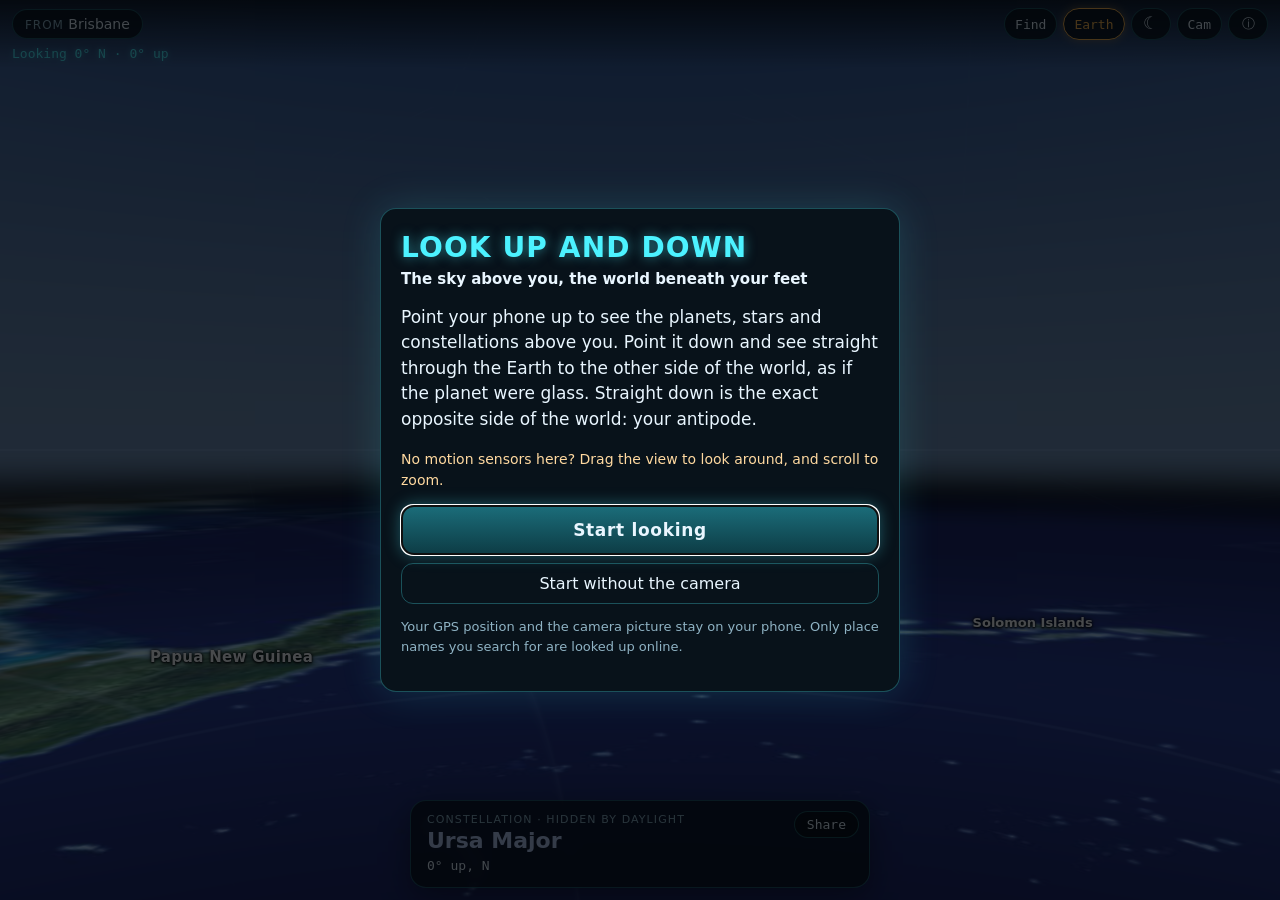
<file: index.html>
<!DOCTYPE html>
<html lang="en">
<head>
<meta charset="UTF-8">
<meta name="viewport" content="width=device-width, initial-scale=1, viewport-fit=cover">
<title>Look Up and Down: stars above, the other side of the world below</title>
<meta name="description" content="Point your phone up for the planets and stars above you, or down to see straight through the Earth to the other side of the world. Free, in the browser.">
<link rel="canonical" href="https://lookupanddown.com/">
<meta name="referrer" content="no-referrer">
<meta property="og:type" content="website">
<meta property="og:url" content="https://lookupanddown.com/">
<meta property="og:site_name" content="Look Up and Down">
<meta property="og:title" content="Look Up and Down: the sky above you, the world beneath your feet">
<meta property="og:description" content="Point your phone up for the planets and stars, or down to see straight through the Earth to the other side of the world.">
<meta property="og:image" content="https://lookupanddown.com/og-image.jpg">
<meta property="og:image:width" content="1200">
<meta property="og:image:height" content="630">
<meta property="og:image:alt" content="The night sky above the horizon, with the Milky Way, and the far side of the world seen through a glass Earth below it">
<meta property="og:locale" content="en_GB">
<meta name="twitter:card" content="summary_large_image">
<meta name="twitter:title" content="Look Up and Down: the sky above you, the world beneath your feet">
<meta name="twitter:description" content="Point your phone up for the planets and stars, or down to see straight through the Earth to the other side of the world.">
<meta name="twitter:image" content="https://lookupanddown.com/og-image.jpg">
<meta name="theme-color" content="#05080c">
<link rel="icon" href="/favicon.svg" type="image/svg+xml">
<link rel="apple-touch-icon" href="/apple-touch-icon.png">
<link rel="manifest" href="/manifest.json">
<meta name="apple-mobile-web-app-title" content="Up and Down">
<link rel="stylesheet" href="tte.css">
<script src="lib/topojson-client.min.js" defer></script>
<script type="module" src="tte.js"></script>
<script type="application/ld+json">
{
 "@context": "https://schema.org",
 "@graph": [
  {
   "@type": "WebSite",
   "@id": "https://lookupanddown.com/#website",
   "name": "Look Up and Down",
   "url": "https://lookupanddown.com/",
   "inLanguage": "en",
   "publisher": {
    "@id": "https://adamwoodland.com/#person"
   }
  },
  {
   "@type": "WebApplication",
   "@id": "https://lookupanddown.com/#app",
   "name": "Look Up and Down",
   "url": "https://lookupanddown.com/",
   "description": "Point your phone up for the night sky as it is now, with the planets, stars, constellations and the Milky Way named, or down to see straight through the Earth, as if it were glass, to the other side of the world, with the countries and oceans named and the distance through the Earth.",
   "applicationCategory": "EducationalApplication",
   "operatingSystem": "Any (a phone with a compass for pointing; drag to look on a computer)",
   "browserRequirements": "Requires JavaScript and WebGL",
   "inLanguage": "en",
   "isAccessibleForFree": true,
   "offers": {
    "@type": "Offer",
    "price": "0",
    "priceCurrency": "USD"
   },
   "image": "https://lookupanddown.com/og-image.jpg",
   "screenshot": "https://lookupanddown.com/og-image.jpg",
   "featureList": [
    "The sky for your place and time: the Sun, the Moon and its phase, the planets, named stars, constellations and the Milky Way",
    "See through the Earth to the other side of the world, with countries and oceans named",
    "The exact opposite side of the world (the antipode), straight down",
    "Distance through the Earth and the layers on the way: crust, mantle, outer and inner core",
    "Find the Sun, Moon, planets, stars, constellations, countries and oceans",
    "Hide the Earth to see the whole sky, including the half below the horizon",
    "Share a link to the view: the place and what you are looking at",
    "Optional: the last week's earthquakes (magnitude 4.5 and above, from the USGS) inside the glass Earth at their true depth, with how long their waves took to reach you",
    "Phone compass and camera, or drag to look on a computer"
   ],
   "isPartOf": {
    "@id": "https://lookupanddown.com/#website"
   },
   "author": {
    "@id": "https://adamwoodland.com/#person"
   }
  },
  {
   "@type": "Person",
   "@id": "https://adamwoodland.com/#person",
   "name": "Adam Woodland",
   "url": "https://adamwoodland.com/"
  }
 ]
}
</script>
<!-- Keep FAQPage word for word the same as the Questions in the About sheet (page-test.js checks). -->
<script type="application/ld+json" id="faqLd">
{
 "@context": "https://schema.org",
 "@type": "FAQPage",
 "mainEntity": [
  {
   "@type": "Question",
   "name": "What is on the other side of the world from me?",
   "acceptedAnswer": {
    "@type": "Answer",
    "text": "Point your phone straight down: the place in the middle of the view is the exact opposite side of the world from where you are, called the antipode. For most places it is sea. From Brisbane it is the Atlantic Ocean, about 870 km west of the Canary Islands; from London it is the Pacific, about 210 km from New Zealand's Antipodes Islands; from Madrid it is New Zealand itself. The other side of the world from 32 cities lists more."
   }
  },
  {
   "@type": "Question",
   "name": "Could you dig a hole to China?",
   "acceptedAnswer": {
    "@type": "Answer",
    "text": "Not from the United States: every part of the lower 48 states has the Indian Ocean on the other side. To come out in China you would have to start in Argentina, which is opposite Beijing, Shanghai and Hong Kong. Only about one-eighth of the world's land has land on the other side."
   }
  },
  {
   "@type": "Question",
   "name": "What planets can I see tonight?",
   "acceptedAnswer": {
    "@type": "Answer",
    "text": "Point your phone up. The Sun, the Moon and the planets are shown and named where they are in your sky right now, with the brighter stars, the constellations and the Milky Way. By day the sky is blue and the stars are hidden, as they really are, unless you turn on Night mode (the ☾ button), which draws the night sky even in the daytime. For tonight's planets with rising and setting times, see orrery.live's night sky."
   }
  },
  {
   "@type": "Question",
   "name": "How far is it through the Earth?",
   "acceptedAnswer": {
    "@type": "Answer",
    "text": "Straight down to the opposite side is 12,742 km, the width of the Earth, through the crust, the mantle, the liquid outer core and the solid inner core. Wherever you point, the card gives the distance in a straight line, the distance round the surface, and the deepest layer the line passes through."
   }
  },
  {
   "@type": "Question",
   "name": "Why does the map look back to front?",
   "acceptedAnswer": {
    "@type": "Answer",
    "text": "You are looking at the far side of the Earth from inside it, so the map is the mirror image of the one you know, just as a sign reads backwards from behind a window. The names are written the right way round so you can read them."
   }
  },
  {
   "@type": "Question",
   "name": "Can I find a planet, a star or a country?",
   "acceptedAnswer": {
    "@type": "Answer",
    "text": "Yes. Tap Find and start typing: the Sun, the Moon, the planets, the named stars, the constellations, the countries and the oceans are all there. Pick one and the view turns to it, or, with the compass, an arrow shows which way to point your phone. Countries are found straight through the Earth."
   }
  },
  {
   "@type": "Question",
   "name": "Does it work on iPhone, Android and computers?",
   "acceptedAnswer": {
    "@type": "Answer",
    "text": "Yes, in Safari, Chrome, Firefox or Edge. On a phone, tap Start and allow motion and location when asked; on an iPhone, hold the phone flat over the floor for a moment so the compass can settle. On a computer, or without a compass, drag to look around and scroll or pinch to zoom."
   }
  },
  {
   "@type": "Question",
   "name": "Can it show earthquakes?",
   "acceptedAnswer": {
    "@type": "Answer",
    "text": "Yes, if you turn them on: tap ⓘ and tick Show recent earthquakes. The last seven days' earthquakes of magnitude 4.5 and above, from the US Geological Survey's public list, then appear inside the glass Earth where they happened, each at its real depth. Put the circle on one and the card gives its strength, place and depth, how far it is from you through the Earth, and an estimate of how long its waves took to reach you. The list is published some minutes after each earthquake, so it is a look back, not a warning."
   }
  },
  {
   "@type": "Question",
   "name": "Does it work without signal?",
   "acceptedAnswer": {
    "@type": "Answer",
    "text": "Yes, apart from the place search and the earthquake list. Open it once with a connection, and after that the sky and the glass Earth work without one. To keep it handy, add it to your home screen: in Safari tap Share, then Add to Home Screen; in Chrome, choose Install app or Add to Home screen from the menu."
   }
  },
  {
   "@type": "Question",
   "name": "Does it send my location anywhere?",
   "acceptedAnswer": {
    "@type": "Answer",
    "text": "No. Your GPS position and the camera picture are used only on your phone. The only thing that goes online is a place name you type into the \"looking from\" search, which is looked up by Photon (OpenStreetMap data) or Open-Meteo's place finder. If you turn on earthquakes, the page downloads the US Geological Survey's public list, the same for everyone, and your position is not sent. If you share a view, the link goes only where you send it, with the place rounded to about a kilometre and no name for your GPS position or a street address."
   }
  }
 ]
}
</script>
</head>
<body>
<div id="stage">
	<video id="cam" playsinline muted autoplay aria-hidden="true"></video>
	<canvas id="view" aria-hidden="true"></canvas>
	<div id="labels" aria-hidden="true"></div>
	<div id="reticle" aria-hidden="true"></div>
	<div id="targetMark" aria-hidden="true" hidden></div>
	<div id="targetArrow" aria-hidden="true" hidden><span id="targetArrowHead">▲</span><span id="targetArrowName"></span></div>
</div>

<header id="hudTop">
	<button id="placeBtn" class="chip" type="button" aria-haspopup="dialog"><span class="lbl">From</span> <span id="placeName">…</span></button>
	<div class="right">
		<button id="findBtn" class="icon" type="button" aria-haspopup="dialog" title="Find a planet, star, constellation or country">Find</button>
		<button id="globeBtn" class="icon" type="button" aria-pressed="true" title="Hide the Earth to see the whole sky">Earth</button>
		<button id="nightBtn" class="icon moon" type="button" aria-pressed="false" aria-label="Night mode" title="Night mode: show the night sky, even by day">☾</button>
		<button id="camBtn" class="icon" type="button" aria-pressed="false" title="Camera on or off">Cam</button>
		<button id="infoBtn" class="icon" type="button" aria-haspopup="dialog" aria-label="Settings and how it works" title="Settings and how it works">ⓘ</button>
	</div>
	<div class="aimRow">
		<p id="aimText">…</p>
		<button id="modeBtn" class="chip mode" type="button" hidden>Drag instead</button>
	</div>
	<button id="targetChip" class="chip target" type="button" hidden title="Stop showing the way">Showing <span id="targetName"></span> <span aria-hidden="true">✕</span><span class="sr">(clear)</span></button>
	<p id="calib" hidden></p>
</header>

<section id="card" aria-live="polite">
	<button id="viewLinkBtn" class="icon" type="button" title="Share this view: the place and what you're looking at">Share</button>
	<p class="kicker" id="cKicker">One moment</p>
	<p class="name" id="cName">…</p>
	<p class="detail" id="cDetail"></p>
	<button id="retryBtn" class="plain retry" type="button" hidden>Try again</button>
</section>

<p id="toast" role="status" aria-live="polite"></p>

<dialog id="intro" class="sheet" aria-labelledby="introTitle" open>
	<div class="inner">
		<h1 id="introTitle">Look Up and Down <span class="tag">The sky above you, the world beneath your feet</span></h1>
		<p class="lead">Point your phone up to see the planets, stars and constellations above you. Point it down and see straight through the Earth to the other side of the world, as if the planet were glass. Straight down is the exact opposite side of the world: your antipode.</p>
		<p id="introHint" class="hint">On an iPhone, hold the phone flat over the floor for a moment first, so the compass can settle.</p>
		<button id="startBtn" class="go" type="button" autofocus>Start looking</button>
		<button id="startNoCam" class="plain" type="button">Start without the camera</button>
		<p class="small">Your GPS position and the camera picture stay on your phone. Only place names you search for are looked up online.</p>
	</div>
</dialog>

<dialog id="placeSheet" class="sheet" aria-labelledby="placeTitle">
	<div class="inner">
		<button class="close" type="button" aria-label="Close">✕</button>
		<h2 id="placeTitle">Where are you looking from?</h2>
		<button id="gpsBtn" class="go" type="button">Use my location</button>
		<form id="placeForm" role="search">
			<label for="placeInput">Or search for a place</label>
			<div class="srow">
				<input id="placeInput" type="search" placeholder="Town, city or address" autocomplete="off" enterkeyhint="search" maxlength="120">
				<button type="submit" class="sbtn">Search</button>
			</div>
		</form>
		<p id="placeStatus" class="small" role="status" aria-live="polite"></p>
		<div id="placeResults" class="results"></div>
		<p class="small">Searches are looked up by Photon (OpenStreetMap data, run by komoot), or Open-Meteo's place finder if Photon fails: only the words you type are sent. Your GPS position never leaves your phone.</p>
	</div>
</dialog>

<dialog id="findSheet" class="sheet" aria-labelledby="findTitle">
	<div class="inner">
		<button class="close" type="button" aria-label="Close">✕</button>
		<h2 id="findTitle">Find something</h2>
		<form id="findForm" role="search">
			<label for="findInput">A planet, star, constellation, country or ocean</label>
			<input id="findInput" type="search" placeholder="Jupiter, Sirius, Orion, Brazil…" autocomplete="off" enterkeyhint="go" maxlength="60" autofocus>
		</form>
		<p id="findStatus" class="small" role="status" aria-live="polite"></p>
		<div id="findResults" class="results"></div>
		<p class="small">Pick one and the view turns to it, or, with the compass, an arrow shows which way to point. Countries are found straight through the Earth.</p>
	</div>
</dialog>

<dialog id="about" class="sheet" aria-labelledby="aboutTitle">
	<div class="inner">
		<button class="close" type="button" aria-label="Close">✕</button>
		<h2 id="aboutTitle">Settings and how it works</h2>
		<h3 class="first">Settings</h3>
		<label class="opt" for="quakeOpt"><input type="checkbox" id="quakeOpt"> <span>Show recent earthquakes</span></label>
		<p class="small optNote">The last seven days' earthquakes of magnitude 4.5 and above, inside the glass Earth at their true depth. While this is on, the list is downloaded from the US Geological Survey every few minutes.</p>
		<p id="quakeStatus" class="small optNote" role="status" aria-live="polite"></p>
		<h3>How it works</h3>
		<p>Point the back of your phone anywhere and this page shows what lies that way. Above the horizon it is the sky as it is right now from where you are: the Sun, the Moon, the planets, the brighter stars, the constellations and the Milky Way.</p>
		<p>Below the horizon, imagine the Earth were made of glass. Look down at your feet and you would see straight through it to the far side of the world, from underneath. The page draws the countries and oceans in that direction, through the planet. Look straight down and you see the exact opposite side of the world; tip the phone towards the horizon and the view sweeps closer to home.</p>
		<h3>The sky</h3>
		<p>The sky is the same as on <a href="https://orrery.live/night-sky/">orrery.live's night sky</a>, worked out on your phone for this moment: by day it is blue and the stars are hidden, as they really are, unless Night mode is on. Things below the horizon, such as the Sun at night, keep their names, faint, where they sit beyond the far side of the Earth.</p>
		<h3>The buttons</h3>
		<p><b>Find</b> searches the Sun, the Moon, the planets, the named stars, the constellations, the countries and the oceans; pick one and the view turns to it, or an arrow shows which way to point the phone. <b>Earth</b> hides the glass Earth to show the whole sky, including the half below the horizon, as a dark sky with its names. <b>☾</b> is Night mode: the sky is drawn as at night even in the daytime, so you can see the stars, the constellations and the Milky Way where they are, and the screen is much darker; with the camera on, the camera picture is dimmed so the stars still show over it. <b>Cam</b> shows the camera picture behind the view. Tap the place at the top left to look from somewhere else. <b>Share</b>, on the card, sends a link to the place and to what you're looking at: whoever opens it is turned to the same thing, as the sky is then. The place in it is rounded to about a kilometre, and your GPS position or a street address you searched for isn't named.</p>
		<h3>Why it looks back to front</h3>
		<p>You are seeing the far side from inside the Earth, so the map is the mirror image of the one you know, just as a sign reads backwards from behind a window. The names are written the right way round so you can read them.</p>
		<h3>The glow</h3>
		<p>The blue haze towards the edge of the view is the atmosphere, seen at a slant where your line of sight skims the far surface. Look steeply down and you will see faint orange rings: the Earth's liquid outer core and solid inner core, which your line of sight passes through on the way.</p>
		<h3>Earthquakes</h3>
		<p>Turn on <b>Show recent earthquakes</b>, at the top of this sheet, and the last seven days' earthquakes of magnitude 4.5 and above appear inside the glass Earth where they happened. Each dot sits at the earthquake's real depth, with a thin line up to the surface above it, so the deep ones, down to about 700 km, hang visibly below the map. Bigger dots are stronger earthquakes and brighter ones are more recent; one from the last hour pulses. Put the circle on a dot and the card gives its strength, place and depth, how far it is from you in a straight line through the Earth, and about how long its waves took to reach you: the fast P waves first, then the slower S waves. More than about 11,500 km round the world from an earthquake, no S wave arrives directly, because S waves cannot cross the liquid outer core; waves that cross it as P waves and turn back into S waves (such as SKS) still arrive there, but are not shown. Find lists the earthquakes too: type “earthquake”.</p>
		<p>The list is the US Geological Survey's, which publishes each earthquake some minutes after it happens, so this is a look back, not a warning. Most are too far away, or too small, to feel where you are: only instruments notice them. The wave times are estimates from the ak135 model, an average Earth, so real arrivals can differ by several seconds; from 100° to about 160° round the world the first wave is the faint one that bends round the core.</p>
		<h3>Your privacy</h3>
		<p>Your GPS position and the camera picture are used only on your phone and never leave it. Find searches only on your phone. When you search for a place to look from, the words you type are sent to Photon (OpenStreetMap data, run by komoot), or to Open-Meteo's place finder if Photon fails, and nothing else. With earthquakes turned on, the page downloads the US Geological Survey's public list, the same list for everyone; your position is not sent. A link that starts somewhere else carries that place after a #, which browsers keep to themselves rather than sending to the website. Share makes such a link: the place in it is rounded to about a kilometre, and your GPS position or a street address you searched for goes without its name.</p>
		<h3>How it's worked out</h3>
		<p>The satellite picture is NASA's Blue Marble (public domain), and places come from Natural Earth's country outlines, the same as on <a href="https://whatsacross.com/">What's Across</a>. Your phone's compass is corrected from magnetic to true north with the World Magnetic Model 2025. The Earth is treated as a perfect sphere, and phone compasses are only good to a few degrees, so a far-away place can be a few hundred km off. The layers the line of sight passes through come from the Preliminary Reference Earth Model (Dziewonski and Anderson, 1981). Earthquakes: the <a href="https://earthquake.usgs.gov/earthquakes/feed/">US Geological Survey's real-time feed</a> (public domain); wave times from the ak135 model (Kennett, Engdahl and Buland, 1995).</p>
		<p>The planets come from the VSOP87 planetary theory and the Moon from Meeus's lunar theory, both checked against JPL Horizons. Star data: <a href="https://codeberg.org/astronexus/hyg">HYG database</a> (CC BY-SA 4.0). Constellation figures: <a href="https://github.com/ofrohn/d3-celestial">d3-celestial</a> (BSD-3). Constellation boundaries: IAU (Delporte 1930) via Roman (1987), CDS VI/42. Milky Way: <a href="https://svs.gsfc.nasa.gov/4851">NASA/Goddard Space Flight Center Scientific Visualization Studio</a>, Deep Star Maps 2020; Gaia DR2: ESA/Gaia/DPAC.</p>
		<h3 id="faq">Questions</h3>
		<!-- Keep these word for word the same as the FAQPage JSON-LD in <head> (page-test.js checks). -->
		<div class="faq">
			<h4>What is on the other side of the world from me?</h4>
			<p>Point your phone straight down: the place in the middle of the view is the exact opposite side of the world from where you are, called the antipode. For most places it is sea. From Brisbane it is the Atlantic Ocean, about 870 km west of the Canary Islands; from London it is the Pacific, about 210 km from New Zealand's Antipodes Islands; from Madrid it is New Zealand itself. <a href="/antipodes/">The other side of the world from 32 cities</a> lists more.</p>
			<h4>Could you dig a hole to China?</h4>
			<p>Not from the United States: every part of the lower 48 states has the Indian Ocean on the other side. To come out in China you would have to start in Argentina, which is opposite Beijing, Shanghai and Hong Kong. Only about one-eighth of the world's land has land on the other side.</p>
			<h4>What planets can I see tonight?</h4>
			<p>Point your phone up. The Sun, the Moon and the planets are shown and named where they are in your sky right now, with the brighter stars, the constellations and the Milky Way. By day the sky is blue and the stars are hidden, as they really are, unless you turn on Night mode (the ☾ button), which draws the night sky even in the daytime. For tonight's planets with rising and setting times, see orrery.live's night sky.</p>
			<h4>How far is it through the Earth?</h4>
			<p>Straight down to the opposite side is 12,742 km, the width of the Earth, through the crust, the mantle, the liquid outer core and the solid inner core. Wherever you point, the card gives the distance in a straight line, the distance round the surface, and the deepest layer the line passes through.</p>
			<h4>Why does the map look back to front?</h4>
			<p>You are looking at the far side of the Earth from inside it, so the map is the mirror image of the one you know, just as a sign reads backwards from behind a window. The names are written the right way round so you can read them.</p>
			<h4>Can I find a planet, a star or a country?</h4>
			<p>Yes. Tap Find and start typing: the Sun, the Moon, the planets, the named stars, the constellations, the countries and the oceans are all there. Pick one and the view turns to it, or, with the compass, an arrow shows which way to point your phone. Countries are found straight through the Earth.</p>
			<h4>Does it work on iPhone, Android and computers?</h4>
			<p>Yes, in Safari, Chrome, Firefox or Edge. On a phone, tap Start and allow motion and location when asked; on an iPhone, hold the phone flat over the floor for a moment so the compass can settle. On a computer, or without a compass, drag to look around and scroll or pinch to zoom.</p>
			<h4>Can it show earthquakes?</h4>
			<p>Yes, if you turn them on: tap ⓘ and tick Show recent earthquakes. The last seven days' earthquakes of magnitude 4.5 and above, from the US Geological Survey's public list, then appear inside the glass Earth where they happened, each at its real depth. Put the circle on one and the card gives its strength, place and depth, how far it is from you through the Earth, and an estimate of how long its waves took to reach you. The list is published some minutes after each earthquake, so it is a look back, not a warning.</p>
			<h4>Does it work without signal?</h4>
			<p>Yes, apart from the place search and the earthquake list. Open it once with a connection, and after that the sky and the glass Earth work without one. To keep it handy, add it to your home screen: in Safari tap Share, then Add to Home Screen; in Chrome, choose Install app or Add to Home screen from the menu.</p>
			<h4>Does it send my location anywhere?</h4>
			<p>No. Your GPS position and the camera picture are used only on your phone. The only thing that goes online is a place name you type into the &quot;looking from&quot; search, which is looked up by Photon (OpenStreetMap data) or Open-Meteo's place finder. If you turn on earthquakes, the page downloads the US Geological Survey's public list, the same for everyone, and your position is not sent. If you share a view, the link goes only where you send it, with the place rounded to about a kilometre and no name for your GPS position or a street address.</p>
		</div>
		<p class="note">Just for fun. More on <a href="/antipodes/">antipodes: what is on the other side of the world</a>. To name the hills, mountains and towns on your horizon instead, see <a href="https://scanthehorizon.app/">Scan the Horizon</a>. More tools at <a href="https://games.adamwoodland.com/">Adam's Arcade</a>. Made by <a href="https://adamwoodland.com/">Adam Woodland</a>. Design, code and content developed with the assistance of AI (Anthropic Claude).</p>
	</div>
</dialog>
</body>
</html>
</file>
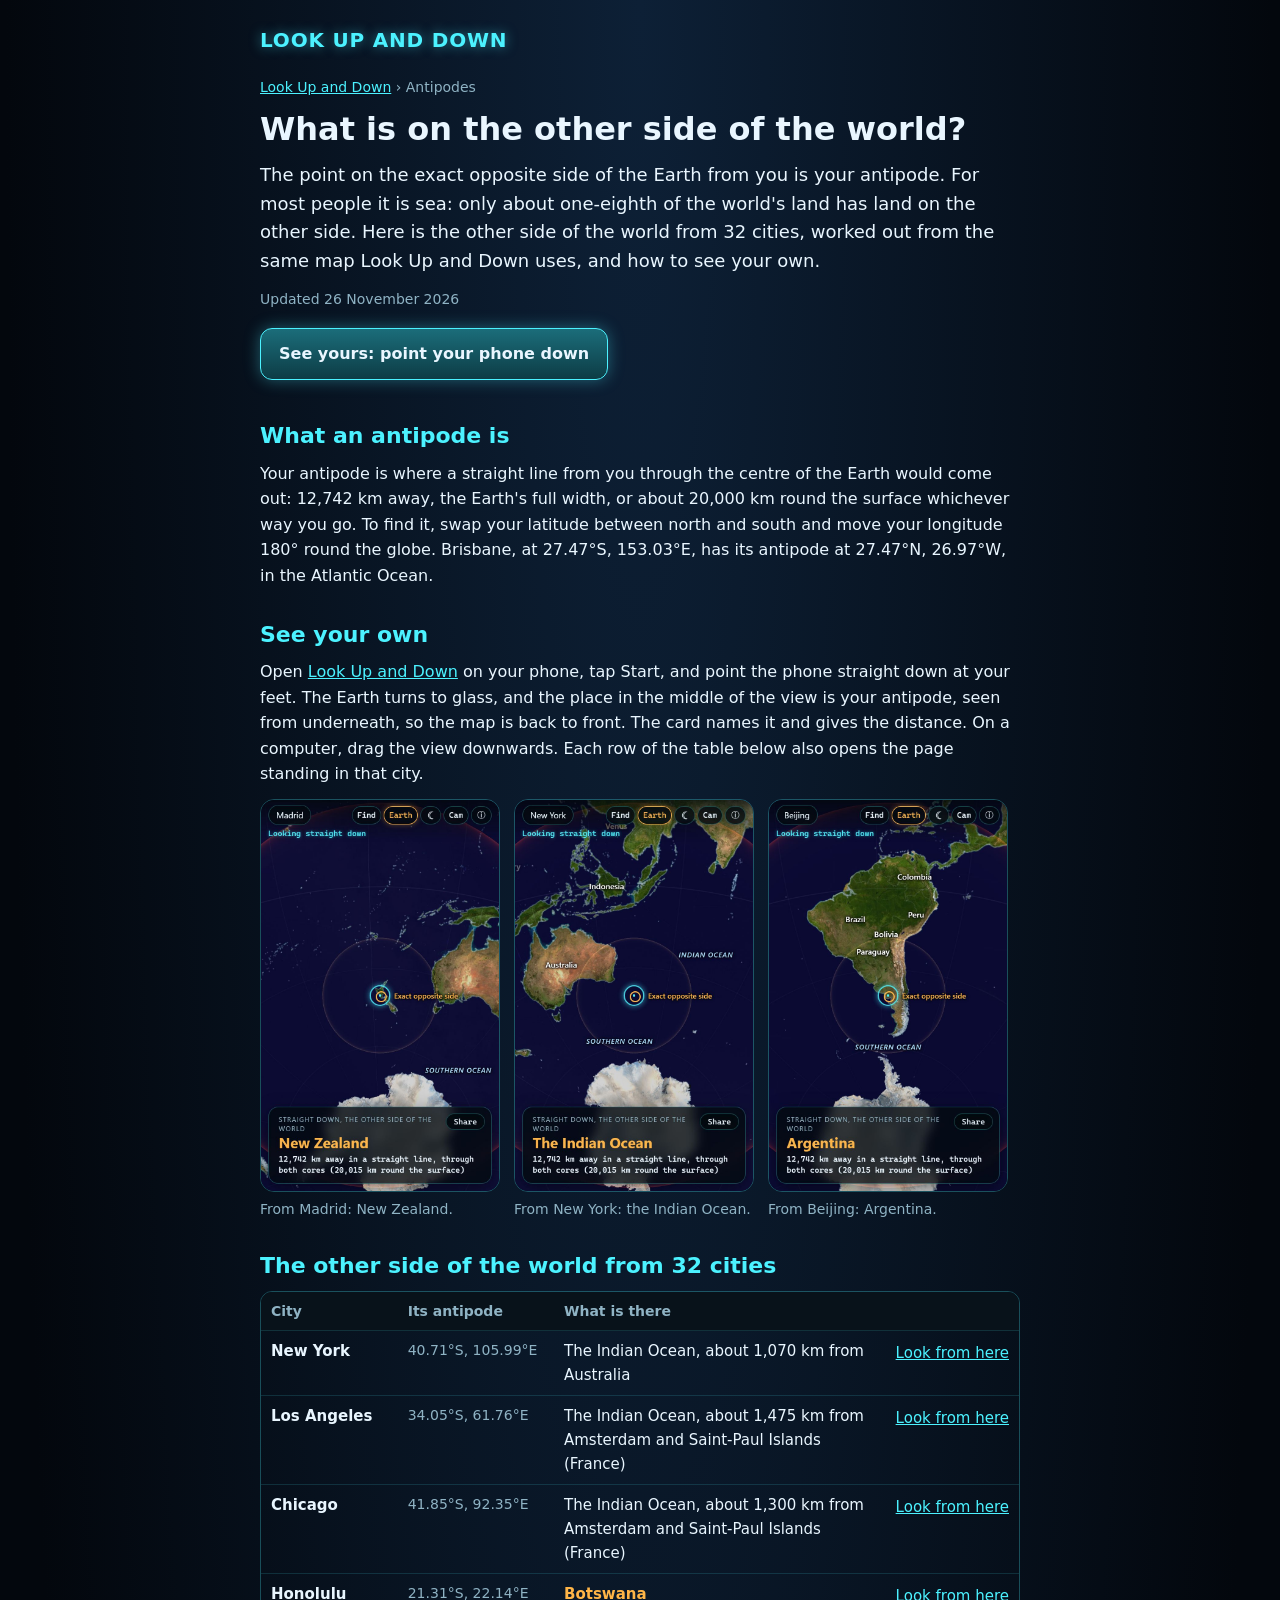
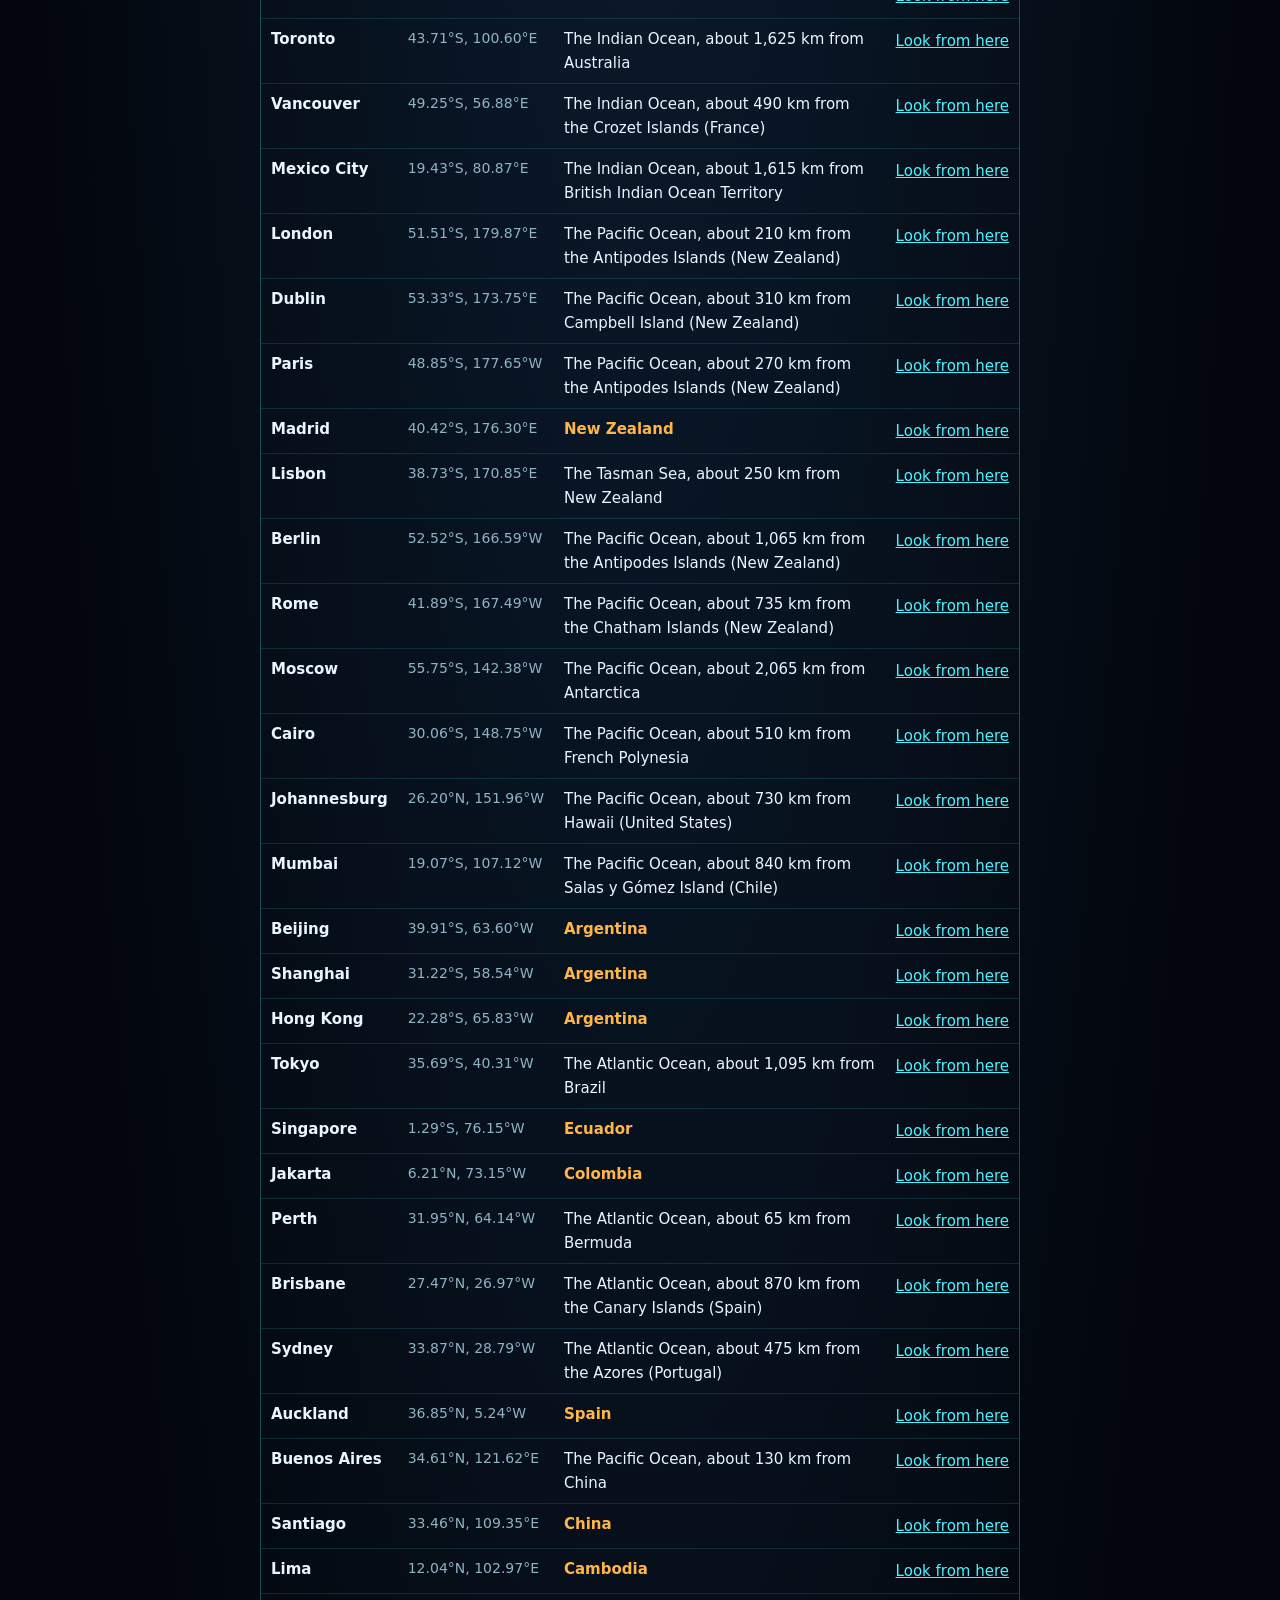
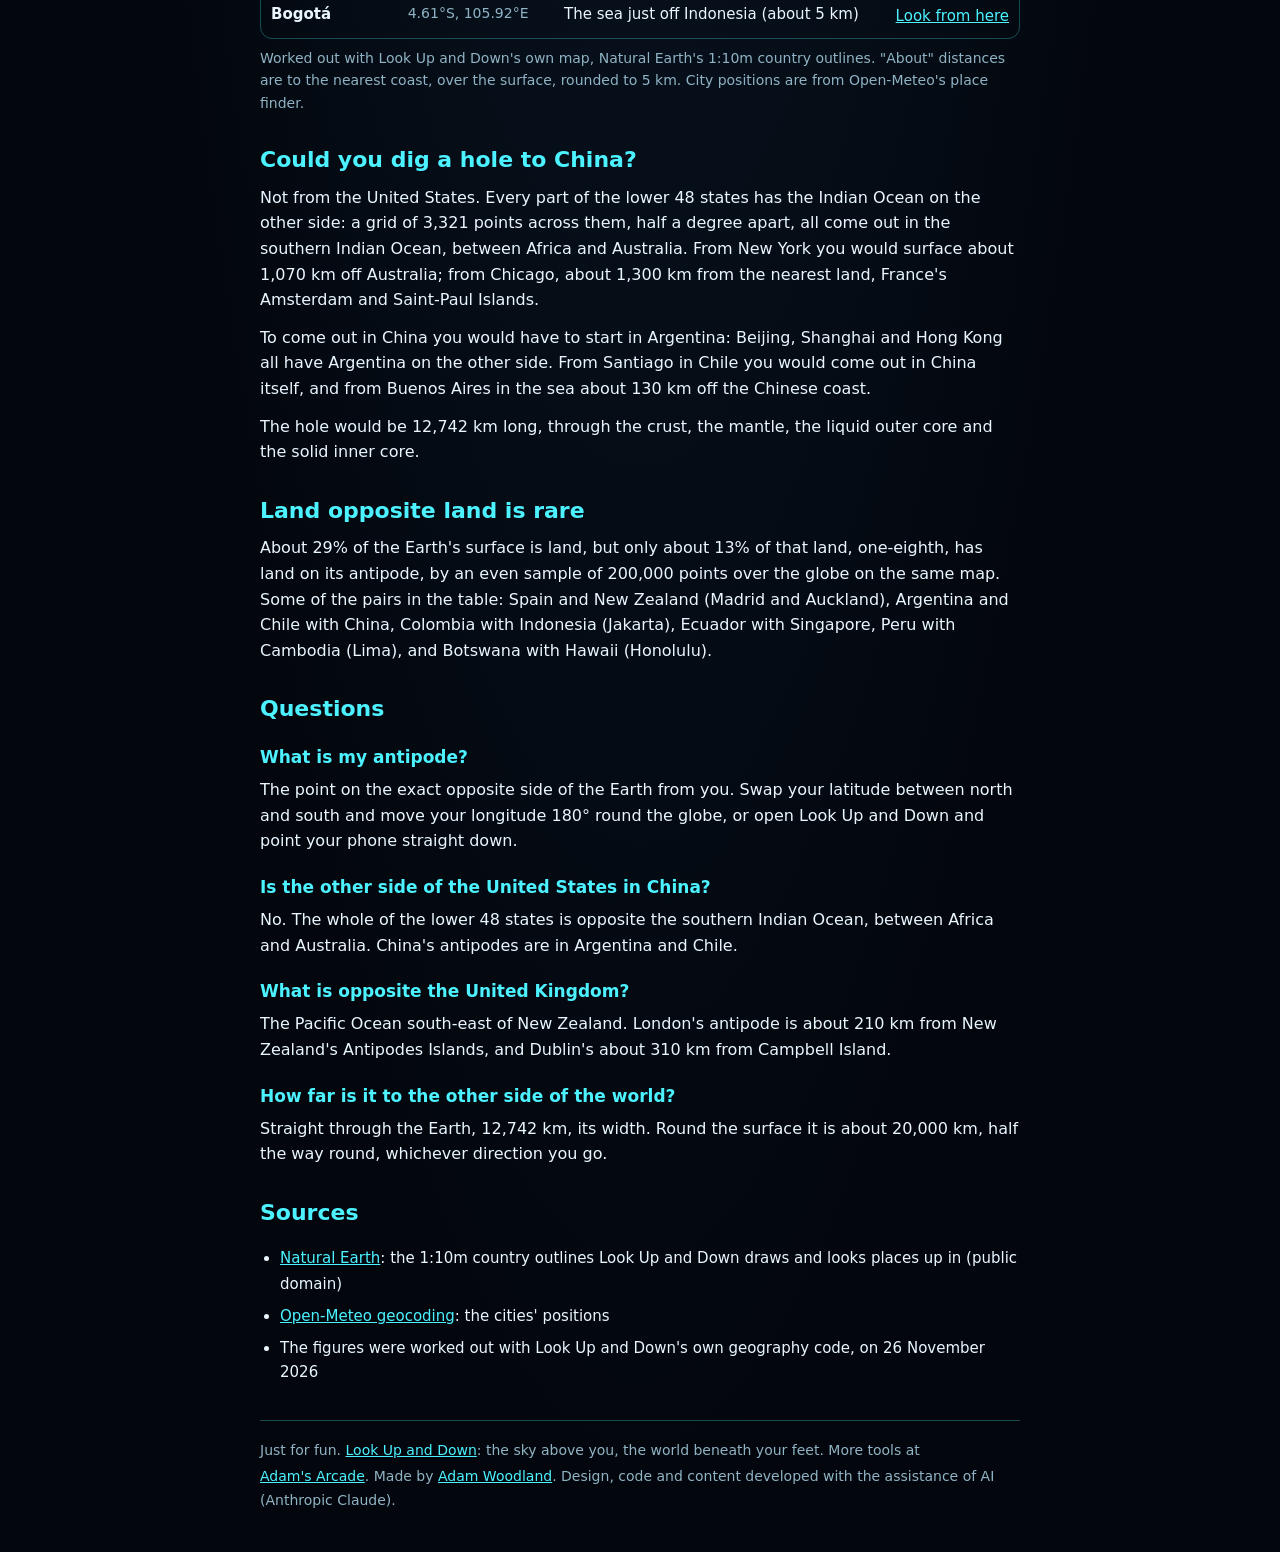
<file: antipodes/index.html>
<!DOCTYPE html>
<html lang="en">
<head>
<meta charset="UTF-8">
<meta name="viewport" content="width=device-width, initial-scale=1, viewport-fit=cover">
<title>Antipodes: what is on the other side of the world from you?</title>
<meta name="description" content="The other side of the world from 32 cities, why you can't dig to China from the US, and how to see your own antipode: point your phone down.">
<meta name="robots" content="index, follow, max-image-preview:large">
<link rel="canonical" href="https://lookupanddown.com/antipodes/">
<meta name="referrer" content="no-referrer">
<meta property="og:type" content="article">
<meta property="og:url" content="https://lookupanddown.com/antipodes/">
<meta property="og:site_name" content="Look Up and Down">
<meta property="og:title" content="What is on the other side of the world?">
<meta property="og:description" content="The antipodes of 32 cities, worked out from Look Up and Down's own map, why you can't dig to China from the US, and how to see your own.">
<meta property="og:image" content="https://lookupanddown.com/og-antipodes.jpg">
<meta property="og:image:width" content="1200">
<meta property="og:image:height" content="630">
<meta property="og:image:alt" content="Looking straight down from Madrid through a glass Earth: New Zealand at the exact opposite side, with Australia beside it">
<meta property="og:locale" content="en_GB">
<meta name="twitter:card" content="summary_large_image">
<meta name="twitter:title" content="What is on the other side of the world?">
<meta name="twitter:description" content="The antipodes of 32 cities, why you can't dig to China from the US, and how to see your own by pointing your phone down.">
<meta name="twitter:image" content="https://lookupanddown.com/og-antipodes.jpg">
<meta name="twitter:image:alt" content="Looking straight down from Madrid through a glass Earth: New Zealand at the exact opposite side, with Australia beside it">
<meta name="theme-color" content="#05080c">
<link rel="icon" href="/favicon.svg" type="image/svg+xml">
<link rel="apple-touch-icon" href="/apple-touch-icon.png">
<link rel="manifest" href="/manifest.json">
<link rel="stylesheet" href="/guide.css">
<script type="application/ld+json">
{
 "@context": "https://schema.org",
 "@graph": [
  {
   "@type": "Article",
   "headline": "What is on the other side of the world?",
   "description": "The other side of the world from 32 cities, why you can't dig to China from the US, and how to see your own antipode: point your phone down.",
   "url": "https://lookupanddown.com/antipodes/",
   "mainEntityOfPage": "https://lookupanddown.com/antipodes/",
   "image": ["https://lookupanddown.com/og-antipodes.jpg", "https://lookupanddown.com/img/antipode-madrid-new-zealand.jpg"],
   "datePublished": "2026-11-26",
   "dateModified": "2026-11-26",
   "inLanguage": "en",
   "author": { "@id": "https://adamwoodland.com/#person" },
   "isPartOf": { "@id": "https://lookupanddown.com/#website" }
  },
  {
   "@type": "BreadcrumbList",
   "itemListElement": [
    { "@type": "ListItem", "position": 1, "name": "Look Up and Down", "item": "https://lookupanddown.com/" },
    { "@type": "ListItem", "position": 2, "name": "Antipodes", "item": "https://lookupanddown.com/antipodes/" }
   ]
  }
 ]
}
</script>
<script type="application/ld+json">
{
  "@context": "https://schema.org",
  "@type": "FAQPage",
  "mainEntity": [
    {
      "@type": "Question",
      "name": "What is my antipode?",
      "acceptedAnswer": {
        "@type": "Answer",
        "text": "The point on the exact opposite side of the Earth from you. Swap your latitude between north and south and move your longitude 180° round the globe, or open Look Up and Down and point your phone straight down."
      }
    },
    {
      "@type": "Question",
      "name": "Is the other side of the United States in China?",
      "acceptedAnswer": {
        "@type": "Answer",
        "text": "No. The whole of the lower 48 states is opposite the southern Indian Ocean, between Africa and Australia. China's antipodes are in Argentina and Chile."
      }
    },
    {
      "@type": "Question",
      "name": "What is opposite the United Kingdom?",
      "acceptedAnswer": {
        "@type": "Answer",
        "text": "The Pacific Ocean south-east of New Zealand. London's antipode is about 210 km from New Zealand's Antipodes Islands, and Dublin's about 310 km from Campbell Island."
      }
    },
    {
      "@type": "Question",
      "name": "How far is it to the other side of the world?",
      "acceptedAnswer": {
        "@type": "Answer",
        "text": "Straight through the Earth, 12,742 km, its width. Round the surface it is about 20,000 km, half the way round, whichever direction you go."
      }
    }
  ]
}
  </script>
</head>
<body>
<header class="top">
	<a class="brand" href="/">Look Up and Down</a>
</header>
<main>
	<nav class="crumbs" aria-label="Breadcrumb"><a href="/">Look Up and Down</a> › Antipodes</nav>
	<article>
		<h1>What is on the other side of the world?</h1>
		<p class="lead">The point on the exact opposite side of the Earth from you is your antipode. For most people it is sea: only about one-eighth of the world's land has land on the other side. Here is the other side of the world from 32 cities, worked out from the same map Look Up and Down uses, and how to see your own.</p>
		<p class="updated">Updated 26 November 2026</p>
		<a class="cta" href="/">See yours: point your phone down</a>

		<h2 id="what">What an antipode is</h2>
		<p>Your antipode is where a straight line from you through the centre of the Earth would come out: 12,742 km away, the Earth's full width, or about 20,000 km round the surface whichever way you go. To find it, swap your latitude between north and south and move your longitude 180° round the globe. Brisbane, at 27.47°S, 153.03°E, has its antipode at 27.47°N, 26.97°W, in the Atlantic Ocean.</p>

		<h2 id="see-yours">See your own</h2>
		<p>Open <a href="/">Look Up and Down</a> on your phone, tap Start, and point the phone straight down at your feet. The Earth turns to glass, and the place in the middle of the view is your antipode, seen from underneath, so the map is back to front. The card names it and gives the distance. On a computer, drag the view downwards. Each row of the table below also opens the page standing in that city.</p>
		<div class="shots">
			<figure>
				<img src="/img/antipode-madrid-new-zealand.jpg" width="780" height="1280" loading="lazy" alt="Look Up and Down looking straight down from Madrid: New Zealand at the exact opposite side, Australia and Antarctica around it, and the card saying New Zealand, 12,742 km away through both cores">
				<figcaption>From Madrid: New Zealand.</figcaption>
			</figure>
			<figure>
				<img src="/img/antipode-new-york-indian-ocean.jpg" width="780" height="1280" loading="lazy" alt="Look Up and Down looking straight down from New York: open sea south-west of Australia, and the card saying the Indian Ocean">
				<figcaption>From New York: the Indian Ocean.</figcaption>
			</figure>
			<figure>
				<img src="/img/antipode-beijing-argentina.jpg" width="780" height="1280" loading="lazy" alt="Look Up and Down looking straight down from Beijing: southern South America, with the card saying Argentina">
				<figcaption>From Beijing: Argentina.</figcaption>
			</figure>
		</div>

		<h2 id="cities">The other side of the world from 32 cities</h2>
		<div class="table-wrap">
			<table class="anti">
				<thead><tr><th>City</th><th>Its antipode</th><th>What is there</th><th><span class="sr">Open the page there</span></th></tr></thead>
				<tbody>
				<!-- rows:start -->
				<tr><th scope="row">New York</th><td class="co">40.71°S, 105.99°E</td><td>The Indian Ocean, about 1,070 km from Australia</td><td class="go"><a href="/#at=40.71,-74.01&amp;name=New%20York">Look from here</a></td></tr>
				<tr><th scope="row">Los Angeles</th><td class="co">34.05°S, 61.76°E</td><td>The Indian Ocean, about 1,475 km from Amsterdam and Saint-Paul Islands (France)</td><td class="go"><a href="/#at=34.05,-118.24&amp;name=Los%20Angeles">Look from here</a></td></tr>
				<tr><th scope="row">Chicago</th><td class="co">41.85°S, 92.35°E</td><td>The Indian Ocean, about 1,300 km from Amsterdam and Saint-Paul Islands (France)</td><td class="go"><a href="/#at=41.85,-87.65&amp;name=Chicago">Look from here</a></td></tr>
				<tr><th scope="row">Honolulu</th><td class="co">21.31°S, 22.14°E</td><td><span class="land">Botswana</span></td><td class="go"><a href="/#at=21.31,-157.86&amp;name=Honolulu">Look from here</a></td></tr>
				<tr><th scope="row">Toronto</th><td class="co">43.71°S, 100.60°E</td><td>The Indian Ocean, about 1,625 km from Australia</td><td class="go"><a href="/#at=43.71,-79.40&amp;name=Toronto">Look from here</a></td></tr>
				<tr><th scope="row">Vancouver</th><td class="co">49.25°S, 56.88°E</td><td>The Indian Ocean, about 490 km from the Crozet Islands (France)</td><td class="go"><a href="/#at=49.25,-123.12&amp;name=Vancouver">Look from here</a></td></tr>
				<tr><th scope="row">Mexico City</th><td class="co">19.43°S, 80.87°E</td><td>The Indian Ocean, about 1,615 km from British Indian Ocean Territory</td><td class="go"><a href="/#at=19.43,-99.13&amp;name=Mexico%20City">Look from here</a></td></tr>
				<tr><th scope="row">London</th><td class="co">51.51°S, 179.87°E</td><td>The Pacific Ocean, about 210 km from the Antipodes Islands (New Zealand)</td><td class="go"><a href="/#at=51.51,-0.13&amp;name=London">Look from here</a></td></tr>
				<tr><th scope="row">Dublin</th><td class="co">53.33°S, 173.75°E</td><td>The Pacific Ocean, about 310 km from Campbell Island (New Zealand)</td><td class="go"><a href="/#at=53.33,-6.25&amp;name=Dublin">Look from here</a></td></tr>
				<tr><th scope="row">Paris</th><td class="co">48.85°S, 177.65°W</td><td>The Pacific Ocean, about 270 km from the Antipodes Islands (New Zealand)</td><td class="go"><a href="/#at=48.85,2.35&amp;name=Paris">Look from here</a></td></tr>
				<tr><th scope="row">Madrid</th><td class="co">40.42°S, 176.30°E</td><td><span class="land">New Zealand</span></td><td class="go"><a href="/#at=40.42,-3.70&amp;name=Madrid">Look from here</a></td></tr>
				<tr><th scope="row">Lisbon</th><td class="co">38.73°S, 170.85°E</td><td>The Tasman Sea, about 250 km from New Zealand</td><td class="go"><a href="/#at=38.73,-9.15&amp;name=Lisbon">Look from here</a></td></tr>
				<tr><th scope="row">Berlin</th><td class="co">52.52°S, 166.59°W</td><td>The Pacific Ocean, about 1,065 km from the Antipodes Islands (New Zealand)</td><td class="go"><a href="/#at=52.52,13.41&amp;name=Berlin">Look from here</a></td></tr>
				<tr><th scope="row">Rome</th><td class="co">41.89°S, 167.49°W</td><td>The Pacific Ocean, about 735 km from the Chatham Islands (New Zealand)</td><td class="go"><a href="/#at=41.89,12.51&amp;name=Rome">Look from here</a></td></tr>
				<tr><th scope="row">Moscow</th><td class="co">55.75°S, 142.38°W</td><td>The Pacific Ocean, about 2,065 km from Antarctica</td><td class="go"><a href="/#at=55.75,37.62&amp;name=Moscow">Look from here</a></td></tr>
				<tr><th scope="row">Cairo</th><td class="co">30.06°S, 148.75°W</td><td>The Pacific Ocean, about 510 km from French Polynesia</td><td class="go"><a href="/#at=30.06,31.25&amp;name=Cairo">Look from here</a></td></tr>
				<tr><th scope="row">Johannesburg</th><td class="co">26.20°N, 151.96°W</td><td>The Pacific Ocean, about 730 km from Hawaii (United States)</td><td class="go"><a href="/#at=-26.20,28.04&amp;name=Johannesburg">Look from here</a></td></tr>
				<tr><th scope="row">Mumbai</th><td class="co">19.07°S, 107.12°W</td><td>The Pacific Ocean, about 840 km from Salas y Gómez Island (Chile)</td><td class="go"><a href="/#at=19.07,72.88&amp;name=Mumbai">Look from here</a></td></tr>
				<tr><th scope="row">Beijing</th><td class="co">39.91°S, 63.60°W</td><td><span class="land">Argentina</span></td><td class="go"><a href="/#at=39.91,116.40&amp;name=Beijing">Look from here</a></td></tr>
				<tr><th scope="row">Shanghai</th><td class="co">31.22°S, 58.54°W</td><td><span class="land">Argentina</span></td><td class="go"><a href="/#at=31.22,121.46&amp;name=Shanghai">Look from here</a></td></tr>
				<tr><th scope="row">Hong Kong</th><td class="co">22.28°S, 65.83°W</td><td><span class="land">Argentina</span></td><td class="go"><a href="/#at=22.28,114.17&amp;name=Hong%20Kong">Look from here</a></td></tr>
				<tr><th scope="row">Tokyo</th><td class="co">35.69°S, 40.31°W</td><td>The Atlantic Ocean, about 1,095 km from Brazil</td><td class="go"><a href="/#at=35.69,139.69&amp;name=Tokyo">Look from here</a></td></tr>
				<tr><th scope="row">Singapore</th><td class="co">1.29°S, 76.15°W</td><td><span class="land">Ecuador</span></td><td class="go"><a href="/#at=1.29,103.85&amp;name=Singapore">Look from here</a></td></tr>
				<tr><th scope="row">Jakarta</th><td class="co">6.21°N, 73.15°W</td><td><span class="land">Colombia</span></td><td class="go"><a href="/#at=-6.21,106.85&amp;name=Jakarta">Look from here</a></td></tr>
				<tr><th scope="row">Perth</th><td class="co">31.95°N, 64.14°W</td><td>The Atlantic Ocean, about 65 km from Bermuda</td><td class="go"><a href="/#at=-31.95,115.86&amp;name=Perth">Look from here</a></td></tr>
				<tr><th scope="row">Brisbane</th><td class="co">27.47°N, 26.97°W</td><td>The Atlantic Ocean, about 870 km from the Canary Islands (Spain)</td><td class="go"><a href="/#at=-27.47,153.03&amp;name=Brisbane">Look from here</a></td></tr>
				<tr><th scope="row">Sydney</th><td class="co">33.87°N, 28.79°W</td><td>The Atlantic Ocean, about 475 km from the Azores (Portugal)</td><td class="go"><a href="/#at=-33.87,151.21&amp;name=Sydney">Look from here</a></td></tr>
				<tr><th scope="row">Auckland</th><td class="co">36.85°N, 5.24°W</td><td><span class="land">Spain</span></td><td class="go"><a href="/#at=-36.85,174.76&amp;name=Auckland">Look from here</a></td></tr>
				<tr><th scope="row">Buenos Aires</th><td class="co">34.61°N, 121.62°E</td><td>The Pacific Ocean, about 130 km from China</td><td class="go"><a href="/#at=-34.61,-58.38&amp;name=Buenos%20Aires">Look from here</a></td></tr>
				<tr><th scope="row">Santiago</th><td class="co">33.46°N, 109.35°E</td><td><span class="land">China</span></td><td class="go"><a href="/#at=-33.46,-70.65&amp;name=Santiago">Look from here</a></td></tr>
				<tr><th scope="row">Lima</th><td class="co">12.04°N, 102.97°E</td><td><span class="land">Cambodia</span></td><td class="go"><a href="/#at=-12.04,-77.03&amp;name=Lima">Look from here</a></td></tr>
				<tr><th scope="row">Bogotá</th><td class="co">4.61°S, 105.92°E</td><td>The sea just off Indonesia (about 5 km)</td><td class="go"><a href="/#at=4.61,-74.08&amp;name=Bogot%C3%A1">Look from here</a></td></tr>
				<!-- rows:end -->
				</tbody>
			</table>
		</div>
		<p class="small">Worked out with Look Up and Down's own map, Natural Earth's 1:10m country outlines. "About" distances are to the nearest coast, over the surface, rounded to 5 km. City positions are from Open-Meteo's place finder.</p>

		<h2 id="china">Could you dig a hole to China?</h2>
		<p>Not from the United States. Every part of the lower 48 states has the Indian Ocean on the other side: a grid of 3,321 points across them, half a degree apart, all come out in the southern Indian Ocean, between Africa and Australia. From New York you would surface about 1,070 km off Australia; from Chicago, about 1,300 km from the nearest land, France's Amsterdam and Saint-Paul Islands.</p>
		<p>To come out in China you would have to start in Argentina: Beijing, Shanghai and Hong Kong all have Argentina on the other side. From Santiago in Chile you would come out in China itself, and from Buenos Aires in the sea about 130 km off the Chinese coast.</p>
		<p>The hole would be 12,742 km long, through the crust, the mantle, the liquid outer core and the solid inner core.</p>

		<h2 id="land">Land opposite land is rare</h2>
		<p>About 29% of the Earth's surface is land, but only about 13% of that land, one-eighth, has land on its antipode, by an even sample of 200,000 points over the globe on the same map. Some of the pairs in the table: Spain and New Zealand (Madrid and Auckland), Argentina and Chile with China, Colombia with Indonesia (Jakarta), Ecuador with Singapore, Peru with Cambodia (Lima), and Botswana with Hawaii (Honolulu).</p>

		<section class="faq" id="faq">
			<h2>Questions</h2>
			<h3>What is my antipode?</h3>
			<p>The point on the exact opposite side of the Earth from you. Swap your latitude between north and south and move your longitude 180° round the globe, or open Look Up and Down and point your phone straight down.</p>
			<h3>Is the other side of the United States in China?</h3>
			<p>No. The whole of the lower 48 states is opposite the southern Indian Ocean, between Africa and Australia. China's antipodes are in Argentina and Chile.</p>
			<h3>What is opposite the United Kingdom?</h3>
			<p>The Pacific Ocean south-east of New Zealand. London's antipode is about 210 km from New Zealand's Antipodes Islands, and Dublin's about 310 km from Campbell Island.</p>
			<h3>How far is it to the other side of the world?</h3>
			<p>Straight through the Earth, 12,742 km, its width. Round the surface it is about 20,000 km, half the way round, whichever direction you go.</p>
		</section>

		<h2 id="sources">Sources</h2>
		<ul class="src">
			<li><a href="https://www.naturalearthdata.com/">Natural Earth</a>: the 1:10m country outlines Look Up and Down draws and looks places up in (public domain)</li>
			<li><a href="https://open-meteo.com/en/docs/geocoding-api">Open-Meteo geocoding</a>: the cities' positions</li>
			<li>The figures were worked out with Look Up and Down's own geography code, on 26 November 2026</li>
		</ul>
	</article>
</main>
<footer>
	<p>Just for fun. <a href="/">Look Up and Down</a>: the sky above you, the world beneath your feet. More tools at <a href="https://games.adamwoodland.com/">Adam's Arcade</a>. Made by <a href="https://adamwoodland.com/">Adam Woodland</a>. Design, code and content developed with the assistance of AI (Anthropic Claude).</p>
</footer>
</body>
</html>
</file>
<file: tte.css>
/* Look Up and Down: the camera (or a dark backdrop), the sky drawn over it, the inside of the globe
   below the horizon, names, a small reticle, a heads-up bar on top and one card at the bottom. */
:root {
	--cyan: #4cf2ff;
	--amber: #ffb547;
	--ink: #e9f6ff;
	--muted: #8fb3c4;
	--glass: rgba(4, 10, 16, 0.78);
	--line: rgba(76, 242, 255, 0.28);
	--mono: ui-monospace, "SF Mono", "Cascadia Mono", Consolas, "Roboto Mono", monospace;
	--sans: system-ui, -apple-system, "Segoe UI", Roboto, sans-serif;
}
* { box-sizing: border-box; }
/* The hidden attribute always wins, whatever display a class sets (the card's Try again is a .plain block). */
[hidden] { display: none !important; }
html, body { margin: 0; height: 100%; background: radial-gradient(ellipse at 50% 45%, #0d2036, #03070d 72%) fixed; color: var(--ink); font-family: var(--sans); overflow: hidden; overscroll-behavior: none; }
button, select, input { font: inherit; color: inherit; }
a { color: var(--cyan); }

#stage { position: fixed; inset: 0; }
#cam { position: absolute; inset: 0; width: 100%; height: 100%; object-fit: cover; opacity: 0; transition: opacity 0.4s; }
#cam.on { opacity: 1; }
/* Night mode: the camera picture at a third of its brightness over the dark backdrop, so the stars
   (drawn additively) still show over a daytime sky. Opacity only: nothing moves, so AR lines up. */
body.night #cam.on { opacity: 0.32; }
#view { position: absolute; inset: 0; width: 100%; height: 100%; touch-action: none; }
#labels { position: absolute; inset: 0; pointer-events: none; overflow: hidden; }
.pl {
	position: absolute; left: 0; top: 0; white-space: nowrap; font-size: 13px; font-weight: 600; color: #fff;
	text-shadow: 0 0 3px #000, 0 0 6px rgba(0, 0, 0, 0.9), 0 1px 2px #000; will-change: transform, opacity;
}
.pl.big { font-size: 15px; letter-spacing: 0.02em; }
.pl.sea { font-weight: 500; font-style: italic; color: #a9dcff; letter-spacing: 0.08em; text-transform: uppercase; font-size: 11px; }
/* The opposite-side marker: tte.js puts the element's top-left 7 px left of and 8 px above the
   point, so the 14 px ring (in a 16 px line) is centred exactly on it; the words start past the
   reticle's edge. */
.pl.opp { color: var(--amber); font-size: 12px; line-height: 16px; padding-left: 30px; }
.pl.opp::before { content: ""; position: absolute; left: 0; top: 1px; width: 14px; height: 14px; border: 2px solid var(--amber); border-radius: 50%; }
/* An earthquake's magnitude, to the right of its dot (the earthquakes setting). */
.pl.quake { font-size: 12px; line-height: 16px; font-weight: 700; color: #ffd2c9; letter-spacing: 0.01em; }
/* The sky's names, as on orrery.live's night sky (sky.css); skyview.js measures them with these fonts. */
.b-label, .s-label, .c-label, .k-label {
	position: absolute; left: 0; top: 0; white-space: nowrap; will-change: transform;
	text-shadow: 0 0 4px rgba(0, 0, 0, 0.95), 0 1px 3px rgba(0, 0, 0, 0.9);
}
.b-label { font: 650 12.5px/1 var(--sans); letter-spacing: .02em; }
.b-label.below { opacity: .5; }
.s-label { font: 500 10.5px/1 var(--sans); color: #a9bce6; opacity: .8; letter-spacing: .03em; }
.s-label.d { font-size: 9.5px; opacity: .6; color: #9db0da; letter-spacing: .02em; }
.c-label { font: 600 9.5px/1 var(--sans); color: rgba(150, 178, 235, 0.55); letter-spacing: .16em; text-transform: uppercase; }
.k-label { font: 700 14px/1 var(--sans); color: #d2ddf7; letter-spacing: .04em; }
.k-label.minor { font-size: 11px; font-weight: 600; color: rgba(210, 221, 247, 0.6); }
.k-label.n { color: #ff9c86; }
#reticle {
	position: absolute; left: 50%; top: 50%; width: 34px; height: 34px; margin: -17px 0 0 -17px; border-radius: 50%;
	border: 2px solid rgba(76, 242, 255, 0.85); box-shadow: 0 0 10px rgba(76, 242, 255, 0.6); pointer-events: none;
}
#reticle::after { content: ""; position: absolute; left: 50%; top: 50%; width: 4px; height: 4px; margin: -2px 0 0 -2px; border-radius: 50%; background: var(--cyan); }
/* Find: an amber ring on the target when it's in view, else an arrow at the edge showing the way. */
#targetMark {
	position: absolute; left: -22px; top: -22px; width: 44px; height: 44px; border-radius: 50%; pointer-events: none;
	border: 2px dashed var(--amber); box-shadow: 0 0 12px rgba(255, 181, 71, 0.45); will-change: transform;
}
#targetArrow {
	position: absolute; left: 0; top: 0; display: flex; flex-direction: column; align-items: center; gap: 2px; pointer-events: none;
	margin: -11px 0 0 -45px; width: 90px; will-change: transform; /* the arrowhead's middle on the anchor point */
}
#targetArrowHead { display: block; font-size: 22px; line-height: 22px; color: var(--amber); text-shadow: 0 0 8px rgba(0, 0, 0, 0.9); }
#targetArrowName { max-width: 90px; overflow: hidden; text-overflow: ellipsis; white-space: nowrap; font-size: 12px; font-weight: 600; color: #ffe3b5; text-shadow: 0 0 3px #000, 0 1px 2px #000; }

/* ---- Top bar ---- */
#hudTop {
	position: fixed; left: 0; right: 0; top: 0; z-index: 5;
	padding: calc(env(safe-area-inset-top) + 8px) 12px 6px;
	display: grid; grid-template-columns: 1fr auto; gap: 6px 8px; align-items: center;
	background: linear-gradient(rgba(3, 7, 11, 0.8), rgba(3, 7, 11, 0));
	pointer-events: none;
}
#hudTop button { pointer-events: auto; }
#hudTop .right { display: flex; gap: 6px; }
.aimRow { grid-column: 1 / -1; display: flex; align-items: center; justify-content: space-between; gap: 8px; min-width: 0; }
#aimText { margin: 0; min-width: 0; font-family: var(--mono); font-size: 13px; color: var(--cyan); text-shadow: 0 0 6px rgba(76, 242, 255, 0.6); }
#calib { grid-column: 1 / -1; margin: 0; padding: 6px 10px; border-radius: 8px; background: rgba(255, 181, 71, 0.16); border: 1px solid rgba(255, 181, 71, 0.5); color: #ffd9a0; font-size: 13px; }
.chip, .icon {
	border: 1px solid var(--line); background: var(--glass); border-radius: 999px; padding: 6px 12px; cursor: pointer;
	backdrop-filter: blur(6px); -webkit-backdrop-filter: blur(6px); font-size: 14px; max-width: 100%; overflow: hidden; text-overflow: ellipsis; white-space: nowrap;
}
.chip .lbl { color: var(--muted); font-size: 12px; text-transform: uppercase; letter-spacing: 0.08em; }
.icon { min-width: 40px; padding: 6px 10px; font-family: var(--mono); font-size: 13px; }
.icon[aria-pressed="true"] { border-color: var(--amber); color: var(--amber); box-shadow: 0 0 10px rgba(255, 181, 71, 0.35); }
.icon.moon { font-family: var(--sans); font-size: 17px; line-height: 1; padding: 5px 10px 6px; }
/* Narrow phones: five buttons and the place. "From" is hidden from sight but still read out, and
   the buttons are a little tighter, so the place name keeps its room. */
@media (max-width: 440px) {
	#placeBtn .lbl { position: absolute; width: 1px; height: 1px; overflow: hidden; clip: rect(0 0 0 0); white-space: nowrap; }
	#hudTop .right { gap: 4px; }
	.icon { min-width: 34px; padding: 6px 8px; }
	.icon.moon { padding: 5px 8px 6px; }
}
#placeBtn { justify-self: start; }
#modeBtn { flex: none; font-size: 13px; padding: 4px 12px; }
/* While dragging, "Use compass" is the way back to following the phone, so it is filled in the accent
   instead of looking like every other glass chip (2026-11-28, as scanthehorizon.app's "Use compass").
   Styled by ID so .chip's glass can't win; "Drag instead" stays a plain chip. */
#modeBtn.lit { background: var(--amber); border-color: var(--amber); color: #1b1204; font-weight: 600; box-shadow: 0 0 10px rgba(255, 181, 71, 0.45); }
#targetChip { grid-column: 1 / -1; justify-self: start; border-color: rgba(255, 181, 71, 0.6); color: #ffe3b5; font-size: 13px; padding: 4px 12px; }
.sr { position: absolute; width: 1px; height: 1px; overflow: hidden; clip: rect(0 0 0 0); white-space: nowrap; }

/* ---- The card ---- */
#card {
	position: fixed; z-index: 5; left: 12px; right: 12px; bottom: calc(env(safe-area-inset-bottom) + 12px);
	margin: 0 auto; max-width: 460px; padding: 12px 16px; border-radius: 16px;
	background: var(--glass); border: 1px solid var(--line); backdrop-filter: blur(8px); -webkit-backdrop-filter: blur(8px);
	box-shadow: 0 8px 30px rgba(0, 0, 0, 0.45);
}
#card p { margin: 0; }
#card .kicker { font-size: 11px; color: var(--muted); text-transform: uppercase; letter-spacing: 0.1em; }
#card .name { margin-top: 2px; font-size: 24px; font-weight: 700; color: var(--amber); line-height: 1.15; }
#card .detail { margin-top: 4px; font-family: var(--mono); font-size: 13px; color: var(--ink); line-height: 1.4; }
#card.sky .name { font-size: 22px; }
#card.quake .name { color: #ff9a8a; }
#card .retry { width: auto; margin-top: 10px; padding: 8px 16px; border-color: var(--amber); color: #ffe3b5; }
/* Share, top right of the card; the words flow round it. (Not called "share": ad blockers hide that.) */
#viewLinkBtn { float: right; margin: -2px -6px 6px 10px; min-width: 0; padding: 5px 12px; }

/* ---- Toast ---- */
#toast {
	position: fixed; z-index: 6; left: 50%; transform: translate(-50%, -8px); top: calc(env(safe-area-inset-top) + 92px);
	max-width: min(92vw, 520px); margin: 0; padding: 8px 14px; border-radius: 12px;
	background: rgba(4, 10, 16, 0.92); border: 1px solid var(--amber); color: #ffe3b5; font-size: 14px; text-align: center;
	opacity: 0; transition: opacity 0.3s, transform 0.3s; pointer-events: none;
}
#toast.show { opacity: 1; transform: translate(-50%, 0); }

/* ---- Sheets ---- */
/* Native modal dialogs: the browser centres them, traps focus and makes the rest inert. */
dialog.sheet { padding: 0; border: 0; margin: auto; background: transparent; color: var(--ink); width: min(100% - 32px, 520px); max-width: none; max-height: calc(100dvh - 32px); overflow: visible; }
dialog.sheet::backdrop { background: rgba(2, 5, 8, 0.72); }
.sheet .inner {
	position: relative; width: 100%; max-height: calc(100dvh - 32px); overflow: auto; padding: 22px 20px;
	background: #08121a; border: 1px solid var(--line); border-radius: 16px; box-shadow: 0 0 40px rgba(76, 242, 255, 0.15);
}
.sheet h1 { margin: 0 0 8px; font-size: 28px; letter-spacing: 0.04em; text-transform: uppercase; color: var(--cyan); text-shadow: 0 0 12px rgba(76, 242, 255, 0.5); }
.sheet h1 .tag { display: block; margin-top: 6px; font-size: 15px; font-weight: 600; letter-spacing: 0; text-transform: none; color: var(--ink); text-shadow: none; }
/* The intro is open in the HTML before tte.js makes it modal: place it where the modal one will be, so it doesn't jump. */
#intro[open]:not(:modal) { position: fixed; inset: 0; z-index: 30; height: fit-content; }
.sheet h2 { margin: 0 0 12px; font-size: 20px; color: var(--cyan); }
.sheet h3 { margin: 16px 0 4px; font-size: 16px; }
.sheet h4 { margin: 12px 0 2px; font-size: 15px; color: var(--cyan); }
.faq p { margin-top: 0; }
.sheet p { line-height: 1.5; }
.sheet .lead { font-size: 17px; }
.sheet .hint { color: #ffd9a0; font-size: 14px; }
.sheet .small, .sheet .note { color: var(--muted); font-size: 13px; }
.sheet .close { position: absolute; top: 10px; right: 10px; width: 36px; height: 36px; border-radius: 50%; border: 1px solid var(--line); background: transparent; cursor: pointer; }
.sheet label { display: block; margin: 16px 0 6px; color: var(--muted); font-size: 13px; }
/* A setting: a tick box with its name, and a grey note under it. */
.sheet h3.first { margin-top: 0; }
.sheet label.opt { display: flex; align-items: center; gap: 10px; margin: 8px 0 2px; color: var(--ink); font-size: 16px; font-weight: 600; cursor: pointer; }
.sheet label.opt input { flex: none; width: 22px; height: 22px; margin: 0; accent-color: var(--cyan); cursor: pointer; }
.sheet .optNote { margin: 2px 0 0 32px; }
.sheet .optNote:empty { display: none; }
.sheet input[type="search"] { width: 100%; min-width: 0; padding: 10px 12px; border-radius: 10px; border: 1px solid var(--line); background: #0c1a24; font-size: 16px; }
.sheet input[type="search"]:focus { outline: 2px solid var(--cyan); outline-offset: 1px; }
.srow { display: flex; gap: 8px; }
.sbtn { flex: none; padding: 0 16px; border-radius: 10px; border: 1px solid var(--cyan); background: #12424b; cursor: pointer; font-weight: 600; }
.results { display: flex; flex-direction: column; gap: 6px; margin: 8px 0; }
.res { display: block; width: 100%; text-align: left; padding: 9px 12px; border-radius: 10px; border: 1px solid var(--line); background: #0c1a24; cursor: pointer; }
.res:hover, .res:focus-visible { border-color: var(--cyan); }
.res .rn { display: block; font-weight: 650; }
.res .rw { display: block; margin-top: 2px; color: var(--muted); font-size: 13px; }
.go { display: block; width: 100%; margin: 14px 0 8px; padding: 14px; border-radius: 12px; cursor: pointer; font-weight: 700; font-size: 17px; letter-spacing: 0.04em;
	border: 1px solid var(--cyan); background: linear-gradient(#1b6d7a, #0d3c45); box-shadow: 0 0 16px rgba(76, 242, 255, 0.35); }
.plain { display: block; width: 100%; padding: 10px; border-radius: 12px; border: 1px solid var(--line); background: transparent; cursor: pointer; }

@media (prefers-reduced-motion: reduce) {
	#toast, #cam { transition: none; }
}
</file>
<file: guide.css>
/* Look Up and Down's article pages (/antipodes/ since 2026-11-26) and its 404 page: the app's colours, as an
   ordinary scrolling page. The app itself (tte.css) is a full-screen canvas and isn't loaded here. */
:root {
	--cyan: #4cf2ff;
	--amber: #ffb547;
	--ink: #e9f6ff;
	--muted: #8fb3c4;
	--line: rgba(76, 242, 255, 0.28);
	--panel: #08121a;
	--sans: system-ui, -apple-system, "Segoe UI", Roboto, sans-serif;
}
* { box-sizing: border-box; }
html { background: #03070d; }
body { margin: 0; min-height: 100vh; background: radial-gradient(ellipse at 50% 0%, #0d2036, #03070d 70%) no-repeat; color: var(--ink);
	font: 16px/1.6 var(--sans); padding: 0 16px env(safe-area-inset-bottom); }
a { color: var(--cyan); }
.top, main, footer { max-width: 760px; margin: 0 auto; }
.top { padding: 18px 0 4px; }
.brand { display: inline-block; padding: 6px 0; font-weight: 800; font-size: 20px; letter-spacing: 0.04em; text-transform: uppercase; text-decoration: none;
	color: var(--cyan); text-shadow: 0 0 12px rgba(76, 242, 255, 0.5); }
.crumbs { margin: 6px 0 0; font-size: 14px; color: var(--muted); }
.crumbs a { display: inline-block; padding: 4px 0; }
h1 { margin: 8px 0 12px; font-size: 32px; line-height: 1.2; }
h2 { margin: 32px 0 10px; font-size: 22px; line-height: 1.3; color: var(--cyan); scroll-margin-top: 12px; }
h3 { margin: 20px 0 6px; font-size: 17px; }
p { margin: 0 0 12px; }
.lead { font-size: 18px; }
.updated, .small { color: var(--muted); font-size: 14px; }
.cta { display: inline-block; margin: 6px 0 10px; padding: 12px 18px; border-radius: 12px; border: 1px solid var(--cyan); text-decoration: none; font-weight: 700;
	color: var(--ink); background: linear-gradient(#1b6d7a, #0d3c45); box-shadow: 0 0 16px rgba(76, 242, 255, 0.35); }
.cta:hover, .cta:focus-visible { background: linear-gradient(#22818f, #104a55); }

.shots { display: flex; flex-wrap: wrap; gap: 14px; margin: 6px 0 8px; }
.shots figure { margin: 0; flex: 1 1 200px; max-width: 240px; }
.shots img { display: block; width: 100%; height: auto; border-radius: 14px; border: 1px solid var(--line); }
.shots figcaption { margin-top: 6px; font-size: 14px; color: var(--muted); }

.table-wrap { overflow-x: auto; margin: 4px 0 8px; border: 1px solid var(--line); border-radius: 12px; }
table.anti { width: 100%; border-collapse: collapse; font-size: 15px; }
.anti th, .anti td { padding: 8px 10px; text-align: left; vertical-align: top; border-bottom: 1px solid rgba(76, 242, 255, 0.14); }
.anti thead th { background: var(--panel); color: var(--muted); font-weight: 600; font-size: 14px; }
.anti tbody tr:last-child th, .anti tbody tr:last-child td { border-bottom: 0; }
.anti tbody th { font-weight: 650; white-space: nowrap; }
.anti .co { white-space: nowrap; color: var(--muted); font-size: 14px; }
.anti .land { color: var(--amber); font-weight: 600; }
.anti .go a { display: inline-block; padding: 2px 0; white-space: nowrap; }
.sr { position: absolute; width: 1px; height: 1px; overflow: hidden; clip: rect(0 0 0 0); white-space: nowrap; }
/* phones: each city stacks instead of scrolling sideways */
@media (max-width: 560px) {
	.anti thead { display: none; }
	.anti, .anti tbody, .anti tr { display: block; }
	.anti tr { padding: 10px 12px; border-bottom: 1px solid rgba(76, 242, 255, 0.14); }
	.anti tbody tr:last-child { border-bottom: 0; }
	.anti th, .anti td { display: block; padding: 1px 0; border: 0; }
	.anti .co, .anti tbody th { white-space: normal; }
}

.faq h3 { color: var(--cyan); }
.src { padding-left: 20px; }
.src li { margin: 6px 0; font-size: 15px; }
.src a { display: inline-block; padding: 2px 0; }
footer { margin-top: 36px; padding: 16px 0 28px; border-top: 1px solid var(--line); color: var(--muted); font-size: 14px; }
footer a { display: inline-block; padding: 2px 0; }

.notfound { text-align: center; padding: 40px 0 10px; }
.notfound ul { list-style: none; padding: 0; }
.notfound li { margin: 10px 0; }
.notfound li a { display: inline-block; padding: 4px 0; }
</file>
